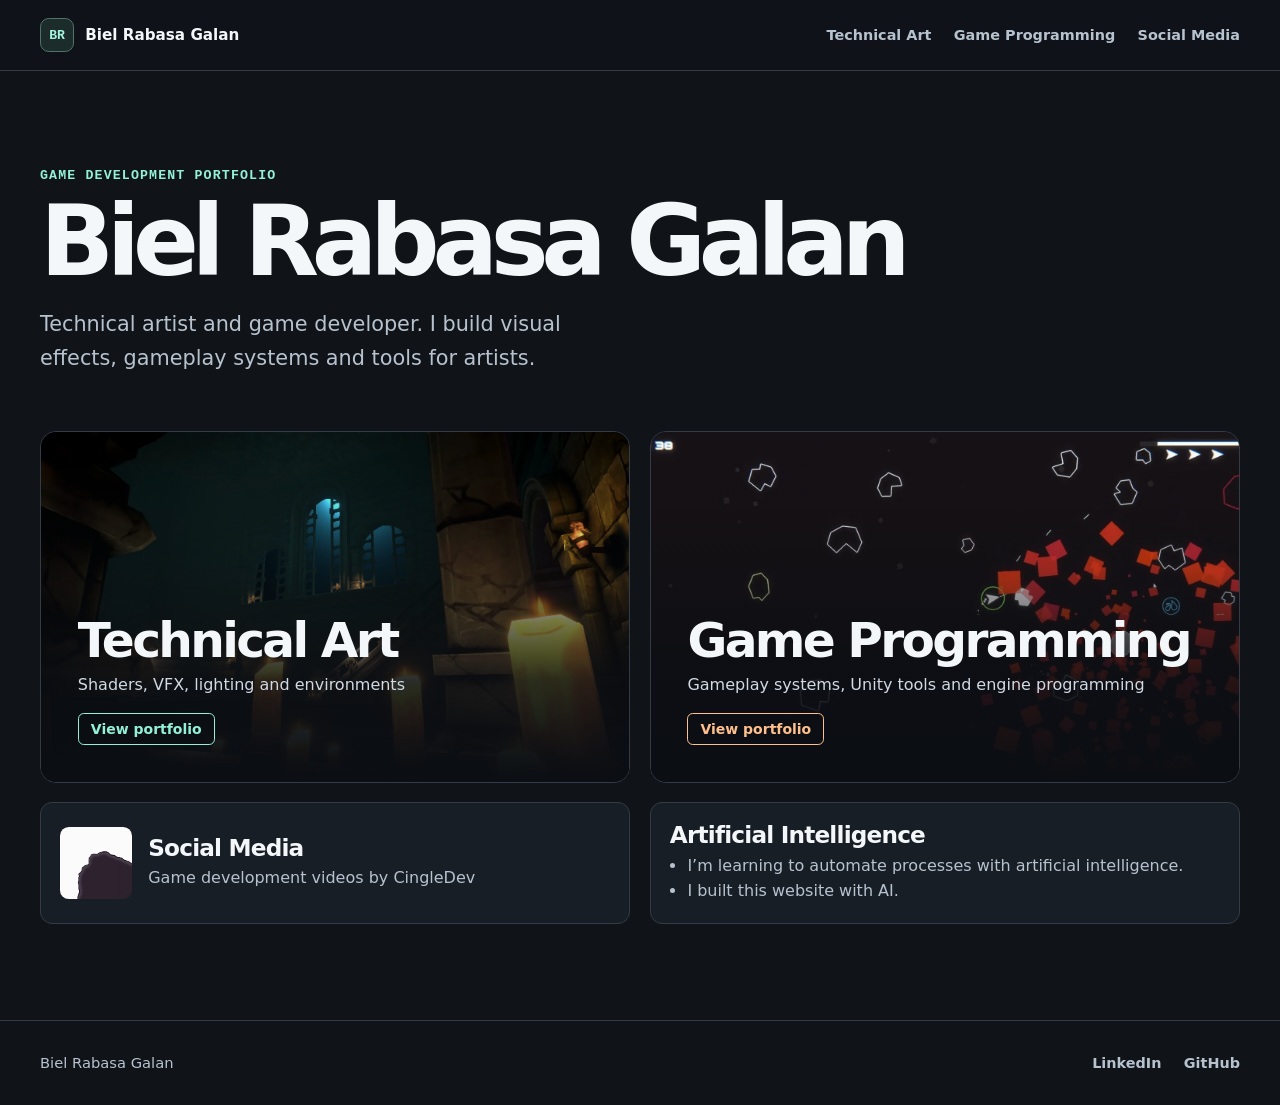
<file: index.html>
<!doctype html>
<html lang="en">
<head>
  <meta charset="utf-8">
  <meta name="viewport" content="width=device-width, initial-scale=1">
  <meta name="description" content="Technical art, Unity gameplay programming and development tools by Biel Rabasa Galan.">
  <meta name="theme-color" content="#101318">
  <title>Biel Rabasa Galan | Game Development Portfolio</title>
  <link rel="icon" href="./assets/icon.svg" type="image/svg+xml">
  <link rel="stylesheet" href="./assets/portfolio.css">
  <script src="./assets/portfolio.js" defer></script>
</head>
<body class="theme-home">
  <a class="skip-link" href="#main">Skip to content</a>
  <header class="site-header">
    <div class="shell site-header-inner">
      <a class="wordmark" href="./"><span class="monogram" aria-hidden="true">BR</span><span>Biel Rabasa Galan</span></a>
      <nav class="primary-nav" aria-label="Portfolio sections">
        <a href="./technical-art/">Technical Art</a>
        <a href="./programming/">Game Programming</a>
        <a href="./social-media/">Social Media</a>
      </nav>
    </div>
  </header>
  <main id="main" class="shell home-main">
    <header class="home-intro">
      <p class="eyebrow">Game Development Portfolio</p>
      <h1>Biel Rabasa Galan</h1>
      <p class="intro-copy">Technical artist and game developer. I build visual effects, gameplay systems and tools for artists.</p>
    </header>
    <div class="track-grid">
      <a class="track-card track-card--art" href="./technical-art/">
        <img src="./assets/media/lighting-1.webp" alt="" fetchpriority="high" decoding="async">
        <div class="track-copy"><h2>Technical Art</h2><p>Shaders, VFX, lighting and environments</p><span class="track-action">View portfolio</span></div>
      </a>
      <a class="track-card track-card--code" href="./programming/">
        <img src="./assets/media/dusteroids-combat.webp" alt="" decoding="async">
        <div class="track-copy"><h2>Game Programming</h2><p>Gameplay systems, Unity tools and engine programming</p><span class="track-action">View portfolio</span></div>
      </a>
    </div>
    <div class="home-more">
      <a href="./social-media/" class="home-extra home-extra--social">
        <img src="./assets/media/cingledev-logo.webp" alt="" width="72" height="72" loading="lazy">
        <div><h2>Social Media</h2><p>Game development videos by CingleDev</p></div>
      </a>
      <section class="home-extra home-extra--ai" id="ai" aria-labelledby="ai-title">
        <h2 id="ai-title">Artificial Intelligence</h2>
        <ul>
          <li>I’m learning to automate processes with artificial intelligence.</li>
          <li>I built this website with AI.</li>
        </ul>
      </section>
    </div>
  </main>
  <footer class="site-footer">
    <div class="shell footer-inner">
      <span>Biel Rabasa Galan</span>
      <nav aria-label="Professional profiles"><a href="https://www.linkedin.com/in/biel-rabasa-galan-0bb636264/">LinkedIn</a><a href="https://github.com/bielrabasa">GitHub</a></nav>
    </div>
  </footer>
  
</body>
</html>
</file>
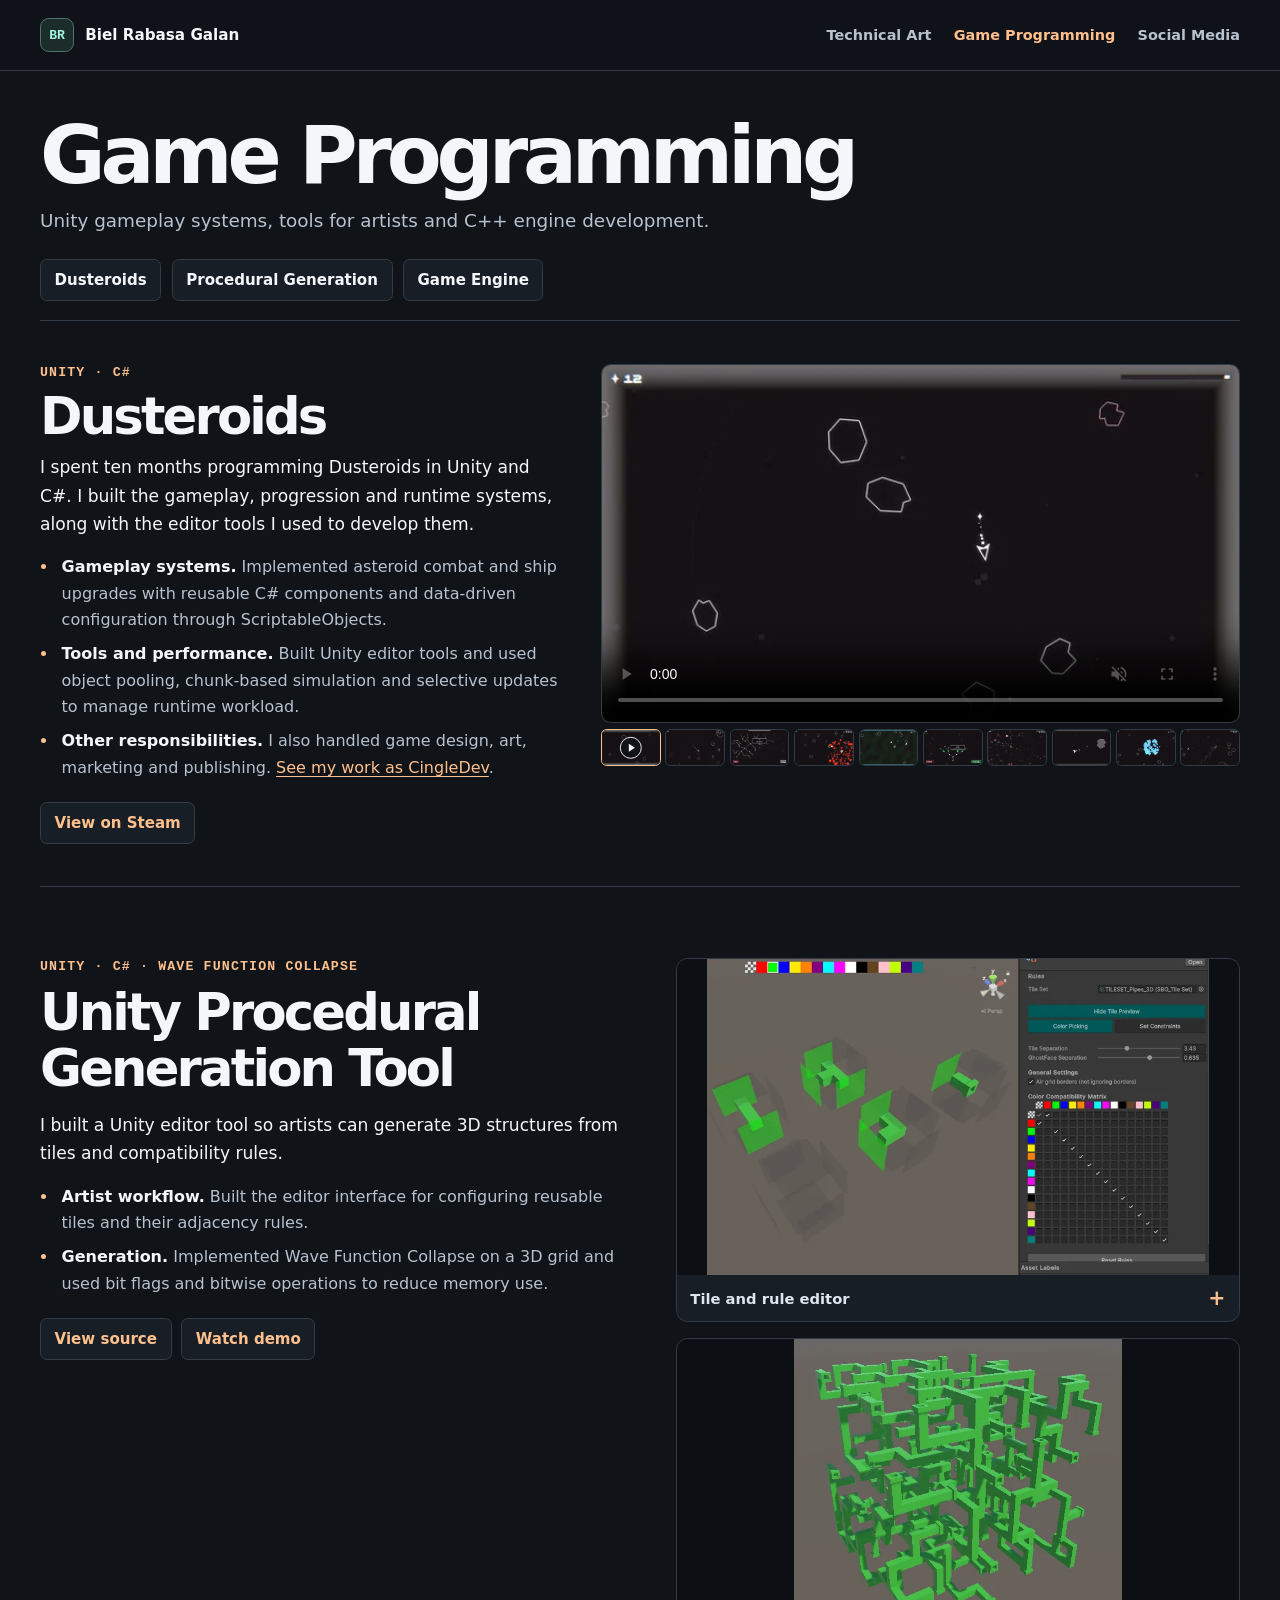
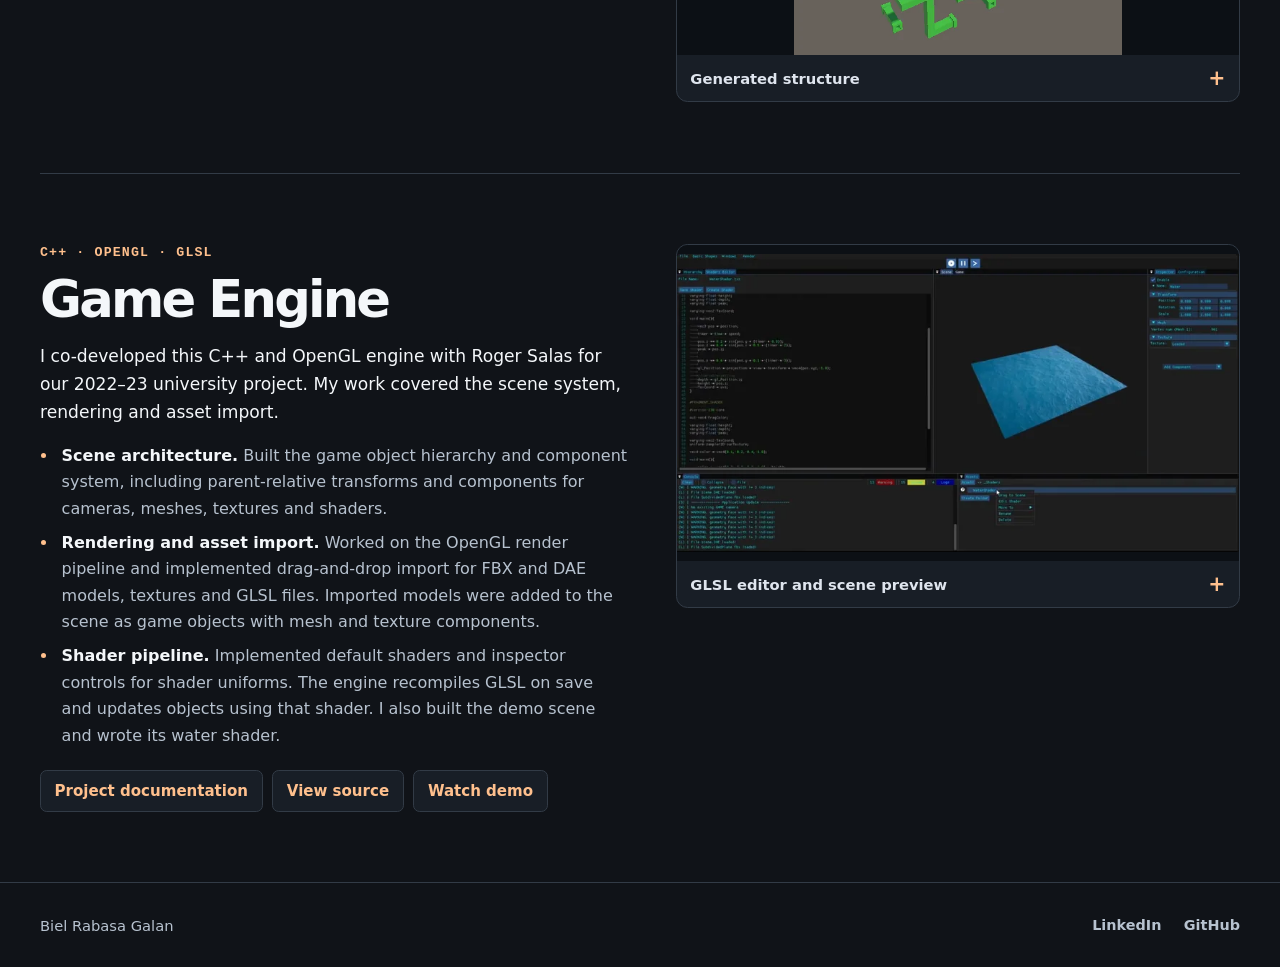
<file: programming/index.html>
<!doctype html>
<html lang="en">
<head>
  <meta charset="utf-8">
  <meta name="viewport" content="width=device-width, initial-scale=1">
  <meta name="description" content="Dusteroids, a Unity procedural generation tool and a C++ game engine. Programming projects by Biel Rabasa Galan.">
  <meta name="theme-color" content="#101318">
  <title>Game Programming | Biel Rabasa Galan</title>
  <link rel="icon" href="../assets/icon.svg" type="image/svg+xml">
  <link rel="stylesheet" href="../assets/portfolio.css">
  <script src="../assets/portfolio.js" defer></script>
</head>
<body class="theme-code">
  <a class="skip-link" href="#main">Skip to content</a>
  <header class="site-header">
    <div class="shell site-header-inner">
      <a class="wordmark" href="../"><span class="monogram" aria-hidden="true">BR</span><span>Biel Rabasa Galan</span></a>
      <nav class="primary-nav" aria-label="Portfolio sections">
        <a href="../technical-art/">Technical Art</a>
        <a href="../programming/" aria-current="page">Game Programming</a>
        <a href="../social-media/">Social Media</a>
      </nav>
    </div>
  </header>
  <main id="main">
    <header class="shell programming-intro">
      <h1>Game Programming</h1>
      <p>Unity gameplay systems, tools for artists and C++ engine development.</p>
    </header>
    <div class="shell">
      <nav class="section-nav" aria-label="Game programming projects">
        <a href="#dusteroids">Dusteroids</a><a href="#procedural-generation">Procedural Generation</a><a href="#seed">Game Engine</a>
      </nav>
      <section id="dusteroids" class="work-section dusteroids-study" aria-labelledby="dusteroids-title">
        <div class="dusteroids-lead">
          <p class="eyebrow">Unity · C#</p>
          <h2 id="dusteroids-title">Dusteroids</h2>
        </div>
        <div class="media-switcher media-switcher--trailer" data-media-switcher>
          <div class="media-stage">
            <video controls autoplay muted playsinline preload="auto" poster="../assets/media/dusteroids-trailer-poster.webp" aria-label="Dusteroids trailer" data-stage-video>
              <source src="../assets/media/dusteroids-trailer.mp4" type="video/mp4">
              <a href="../assets/media/dusteroids-trailer.mp4">Open the Dusteroids trailer</a>
            </video>
            <img class="stage-preview" data-stage-preview alt="" hidden>
          </div>
          <div class="media-thumbnails" role="group" aria-label="Dusteroids trailer and Steam screenshots">
        <button class="trailer-thumbnail" type="button" aria-label="Show Dusteroids trailer" aria-pressed="true" data-preview-trailer>
          <img src="../assets/media/dusteroids-trailer-poster.webp" alt="" decoding="async">
          <span class="thumbnail-play" aria-hidden="true"></span>
        </button>
        <button type="button" aria-label="Show the ship flying among asteroids" aria-pressed="false" data-preview-src="../assets/media/dusteroids-steam-1.webp" data-preview-alt="the ship flying among asteroids">
          <img src="../assets/media/dusteroids-steam-1-thumb.webp" alt="" loading="lazy" decoding="async">
        </button>
        <button type="button" aria-label="Show the ship upgrade tree" aria-pressed="false" data-preview-src="../assets/media/dusteroids-steam-2.webp" data-preview-alt="the ship upgrade tree">
          <img src="../assets/media/dusteroids-steam-2-thumb.webp" alt="" loading="lazy" decoding="async">
        </button>
        <button type="button" aria-label="Show orange asteroid debris" aria-pressed="false" data-preview-src="../assets/media/dusteroids-steam-3.webp" data-preview-alt="orange asteroid debris">
          <img src="../assets/media/dusteroids-steam-3-thumb.webp" alt="" loading="lazy" decoding="async">
        </button>
        <button type="button" aria-label="Show a green asteroid field" aria-pressed="false" data-preview-src="../assets/media/dusteroids-steam-4.webp" data-preview-alt="a green asteroid field">
          <img src="../assets/media/dusteroids-steam-4-thumb.webp" alt="" loading="lazy" decoding="async">
        </button>
        <button type="button" aria-label="Show the prestige constellation" aria-pressed="false" data-preview-src="../assets/media/dusteroids-steam-5.webp" data-preview-alt="the prestige constellation">
          <img src="../assets/media/dusteroids-steam-5-thumb.webp" alt="" loading="lazy" decoding="async">
        </button>
        <button type="button" aria-label="Show a field of projectiles" aria-pressed="false" data-preview-src="../assets/media/dusteroids-steam-6.webp" data-preview-alt="a field of projectiles">
          <img src="../assets/media/dusteroids-steam-6-thumb.webp" alt="" loading="lazy" decoding="async">
        </button>
        <button type="button" aria-label="Show early gameplay" aria-pressed="false" data-preview-src="../assets/media/dusteroids-steam-7.webp" data-preview-alt="early gameplay">
          <img src="../assets/media/dusteroids-steam-7-thumb.webp" alt="" loading="lazy" decoding="async">
        </button>
        <button type="button" aria-label="Show blue asteroid debris" aria-pressed="false" data-preview-src="../assets/media/dusteroids-steam-8.webp" data-preview-alt="blue asteroid debris">
          <img src="../assets/media/dusteroids-steam-8-thumb.webp" alt="" loading="lazy" decoding="async">
        </button>
        <button type="button" aria-label="Show the ship firing in several directions" aria-pressed="false" data-preview-src="../assets/media/dusteroids-steam-9.webp" data-preview-alt="the ship firing in several directions">
          <img src="../assets/media/dusteroids-steam-9-thumb.webp" alt="" loading="lazy" decoding="async">
        </button>
      </div>
        </div>
        <div class="dusteroids-detail">
          <p class="case-intro">I spent ten months programming Dusteroids in Unity and C#. I built the gameplay, progression and runtime systems, along with the editor tools I used to develop them.</p>
          <ul class="case-points">
            <li><strong>Gameplay systems.</strong> Implemented asteroid combat and ship upgrades with reusable C# components and data-driven configuration through ScriptableObjects.</li>
            <li><strong>Tools and performance.</strong> Built Unity editor tools and used object pooling, chunk-based simulation and selective updates to manage runtime workload.</li>
            <li><strong>Other responsibilities.</strong> I also handled game design, art, marketing and publishing. <a class="inline-link" href="../social-media/">See my work as CingleDev</a>.</li>
          </ul>
          <div class="link-row"><a class="project-link" href="https://store.steampowered.com/app/4557250/Dusteroids/">View on Steam</a></div>
        </div>
      </section>
      <section id="procedural-generation" class="work-section case-study" aria-labelledby="tool-title">
        <div class="case-copy">
          <p class="eyebrow">Unity · C# · Wave Function Collapse</p>
          <h2 id="tool-title">Unity Procedural Generation Tool</h2>
          <p class="case-intro">I built a Unity editor tool so artists can generate 3D structures from tiles and compatibility rules.</p>
          <ul class="case-points">
            <li><strong>Artist workflow.</strong> Built the editor interface for configuring reusable tiles and their adjacency rules.</li>
            <li><strong>Generation.</strong> Implemented Wave Function Collapse on a 3D grid and used bit flags and bitwise operations to reduce memory use.</li>
          </ul>
          <div class="link-row"><a class="project-link" href="https://github.com/bielrabasa/Unity_PCG_Tool">View source</a><a class="project-link" href="https://www.youtube.com/watch?v=034uKz9BEFw">Watch demo</a></div>
        </div>
        <div class="case-media" data-gallery>
          <a class="photo-link" href="../assets/media/pcg-editor.webp" data-photo>
  <img src="../assets/media/pcg-editor-thumb.webp" alt="Unity editor showing green tiles and a grid of compatibility options." loading="lazy" decoding="async">
  <span class="photo-label">Tile and rule editor<span aria-hidden="true">+</span></span>
</a>
          <a class="photo-link" href="../assets/media/pcg-result.webp" data-photo>
  <img src="../assets/media/pcg-result-thumb.webp" alt="A large green three-dimensional structure generated from connected tiles." loading="lazy" decoding="async">
  <span class="photo-label">Generated structure<span aria-hidden="true">+</span></span>
</a>
        </div>
      </section>
      <section id="seed" class="work-section case-study" aria-labelledby="seed-title">
        <div class="case-copy">
          <p class="eyebrow">C++ · OpenGL · GLSL</p>
          <h2 id="seed-title">Game Engine</h2>
          <p class="case-intro">I co-developed this C++ and OpenGL engine with Roger Salas for our 2022–23 university project. My work covered the scene system, rendering and asset import.</p>
          <ul class="case-points">
            <li><strong>Scene architecture.</strong> Built the game object hierarchy and component system, including parent-relative transforms and components for cameras, meshes, textures and shaders.</li>
            <li><strong>Rendering and asset import.</strong> Worked on the OpenGL render pipeline and implemented drag-and-drop import for FBX and DAE models, textures and GLSL files. Imported models were added to the scene as game objects with mesh and texture components.</li>
            <li><strong>Shader pipeline.</strong> Implemented default shaders and inspector controls for shader uniforms. The engine recompiles GLSL on save and updates objects using that shader. I also built the demo scene and wrote its water shader.</li>
          </ul>
          <div class="link-row"><a class="project-link" href="https://bielrabasa.github.io/TheSeed_GameEngine/">Project documentation</a><a class="project-link" href="https://github.com/bielrabasa/TheSeed_GameEngine">View source</a><a class="project-link" href="https://www.youtube.com/watch?v=Q3mUnDFT2cs">Watch demo</a></div>
        </div>
        <div class="case-media" data-gallery>
          <a class="photo-link" href="../assets/media/seed-editor.webp" data-photo>
  <img src="../assets/media/seed-editor-thumb.webp" alt="Game engine editor with GLSL source on the left and a water shader preview on the right." loading="lazy" decoding="async">
  <span class="photo-label">GLSL editor and scene preview<span aria-hidden="true">+</span></span>
</a>
        </div>
      </section>
    </div>
  </main>
  <footer class="site-footer">
    <div class="shell footer-inner">
      <span>Biel Rabasa Galan</span>
      <nav aria-label="Professional profiles"><a href="https://www.linkedin.com/in/biel-rabasa-galan-0bb636264/">LinkedIn</a><a href="https://github.com/bielrabasa">GitHub</a></nav>
    </div>
  </footer>
  <dialog class="photo-dialog" aria-labelledby="photo-caption">
    <div class="dialog-toolbar">
      <p id="photo-caption"></p>
      <form method="dialog"><button class="dialog-button" type="submit" autofocus>Close</button></form>
    </div>
    <img class="dialog-image" alt="">
    <div class="dialog-controls">
      <button class="dialog-button" type="button" data-previous>Previous</button>
      <span data-count aria-live="polite"></span>
      <button class="dialog-button" type="button" data-next>Next</button>
    </div>
  </dialog>
</body>
</html>
</file>
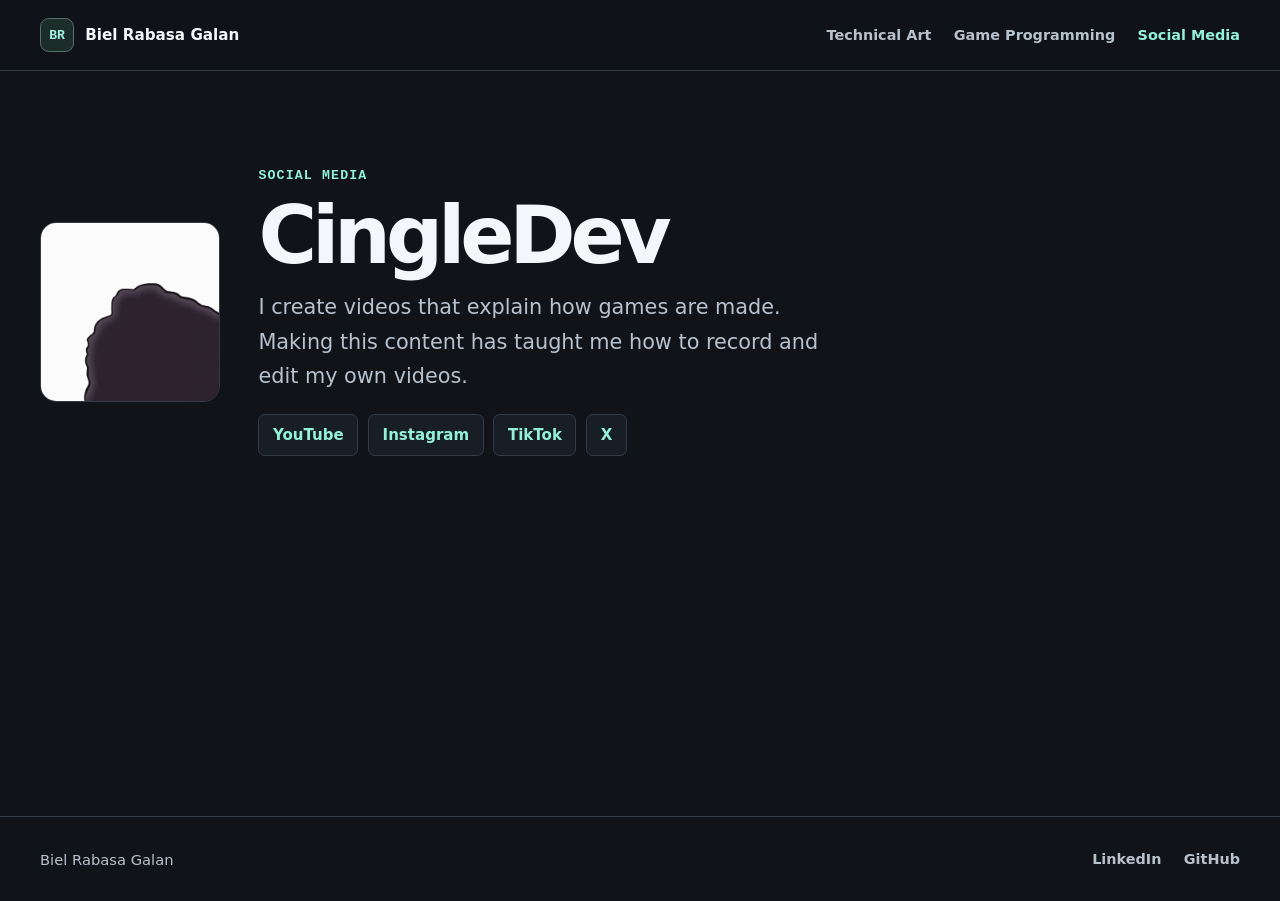
<file: social-media/index.html>
<!doctype html>
<html lang="en">
<head>
  <meta charset="utf-8">
  <meta name="viewport" content="width=device-width, initial-scale=1">
  <meta name="description" content="Game development videos by Biel Rabasa Galan, also known as CingleDev.">
  <meta name="theme-color" content="#101318">
  <title>Social Media | Biel Rabasa Galan</title>
  <link rel="icon" href="../assets/icon.svg" type="image/svg+xml">
  <link rel="stylesheet" href="../assets/portfolio.css">
</head>
<body class="theme-social">
  <a class="skip-link" href="#main">Skip to content</a>
  <header class="site-header">
    <div class="shell site-header-inner">
      <a class="wordmark" href="../"><span class="monogram" aria-hidden="true">BR</span><span>Biel Rabasa Galan</span></a>
      <nav class="primary-nav" aria-label="Portfolio sections">
        <a href="../technical-art/">Technical Art</a>
        <a href="../programming/">Game Programming</a>
        <a href="../social-media/" aria-current="page">Social Media</a>
      </nav>
    </div>
  </header>
  <main id="main" class="shell social-main">
    <section class="social-profile" aria-labelledby="cingledev-title">
      <img class="creator-logo" src="../assets/media/cingledev-logo.webp" alt="CingleDev logo" width="180" height="180">
      <div>
        <p class="eyebrow">Social Media</p>
        <h1 id="cingledev-title">CingleDev</h1>
        <p class="intro-copy">I create videos that explain how games are made. Making this content has taught me how to record and edit my own videos.</p>
        <nav class="link-row" aria-label="CingleDev channels">
          <a class="project-link" href="https://www.youtube.com/@cingledev">YouTube</a>
          <a class="project-link" href="https://www.instagram.com/cingledev">Instagram</a>
          <a class="project-link" href="https://www.tiktok.com/@cingledev">TikTok</a>
          <a class="project-link" href="https://x.com/cingledev">X</a>
        </nav>
      </div>
    </section>
  </main>
  <footer class="site-footer">
    <div class="shell footer-inner">
      <span>Biel Rabasa Galan</span>
      <nav aria-label="Professional profiles"><a href="https://www.linkedin.com/in/biel-rabasa-galan-0bb636264/">LinkedIn</a><a href="https://github.com/bielrabasa">GitHub</a></nav>
    </div>
  </footer>
</body>
</html>
</file>
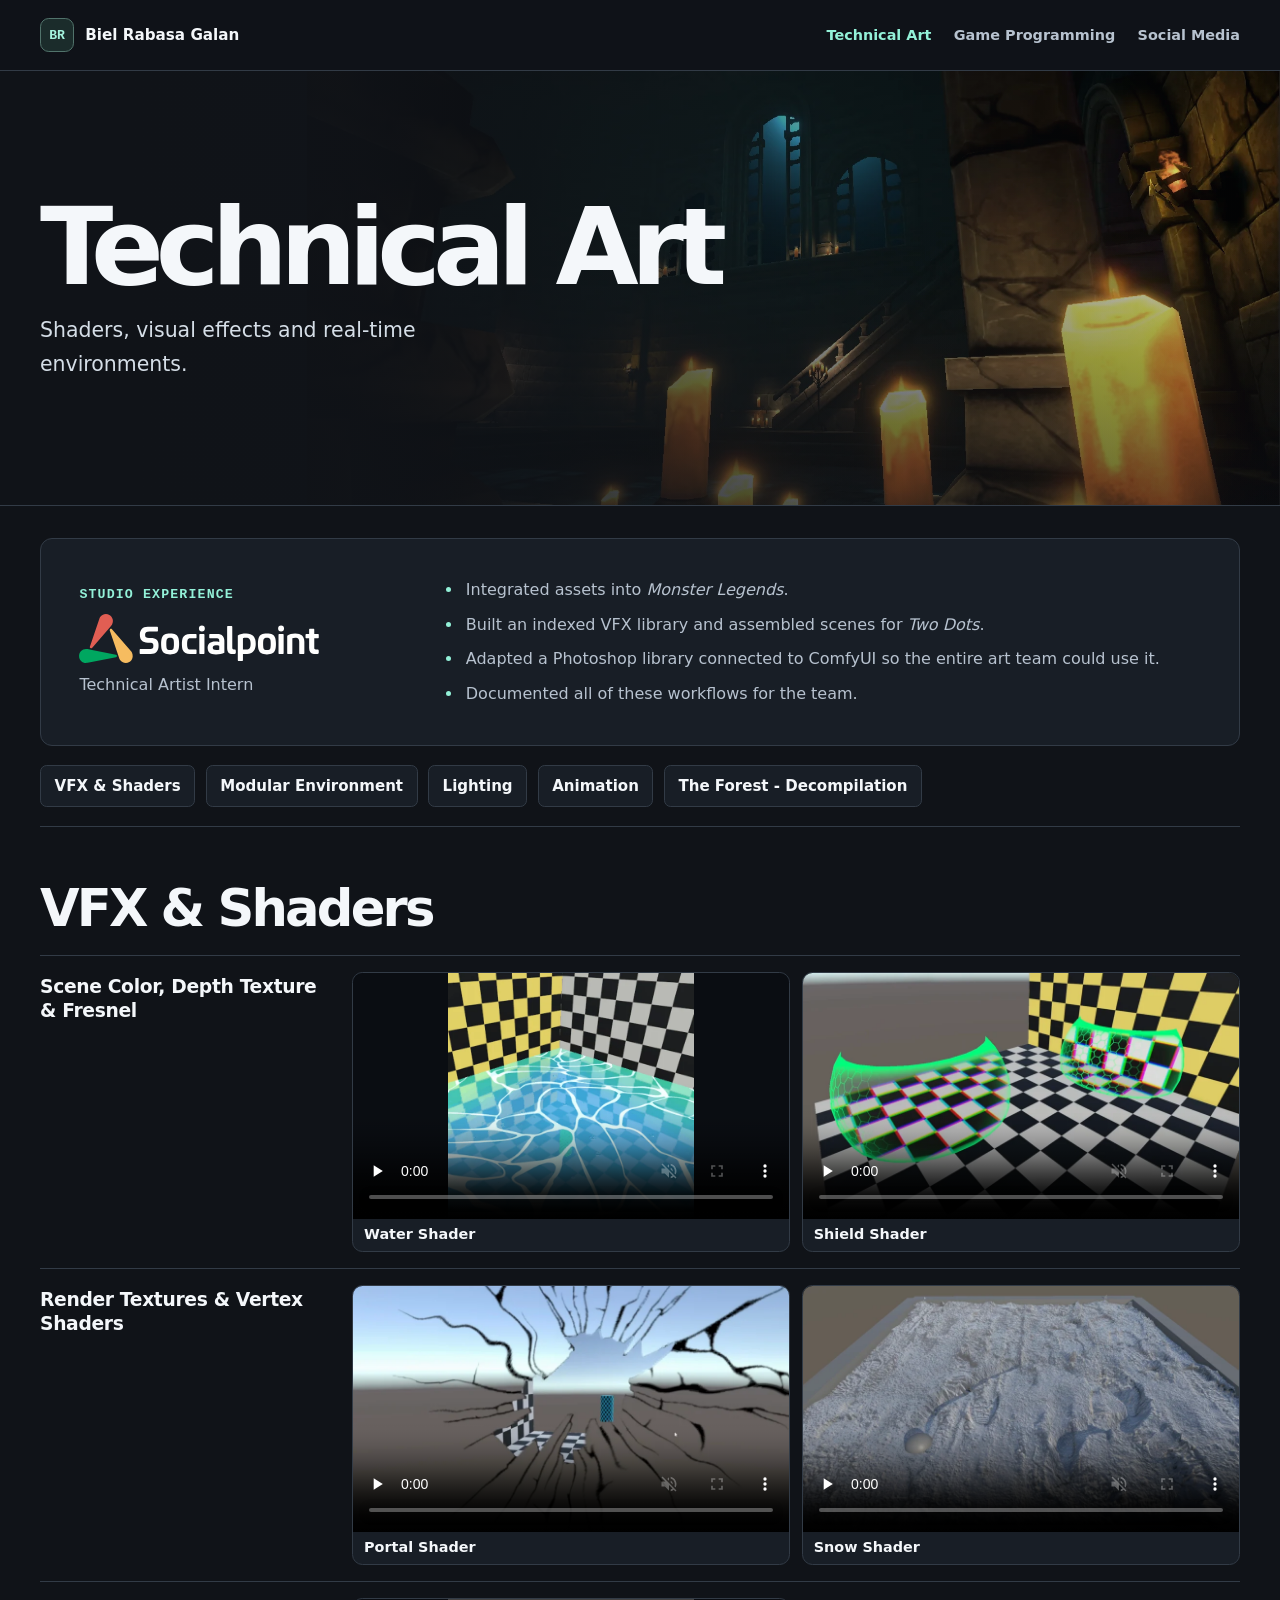
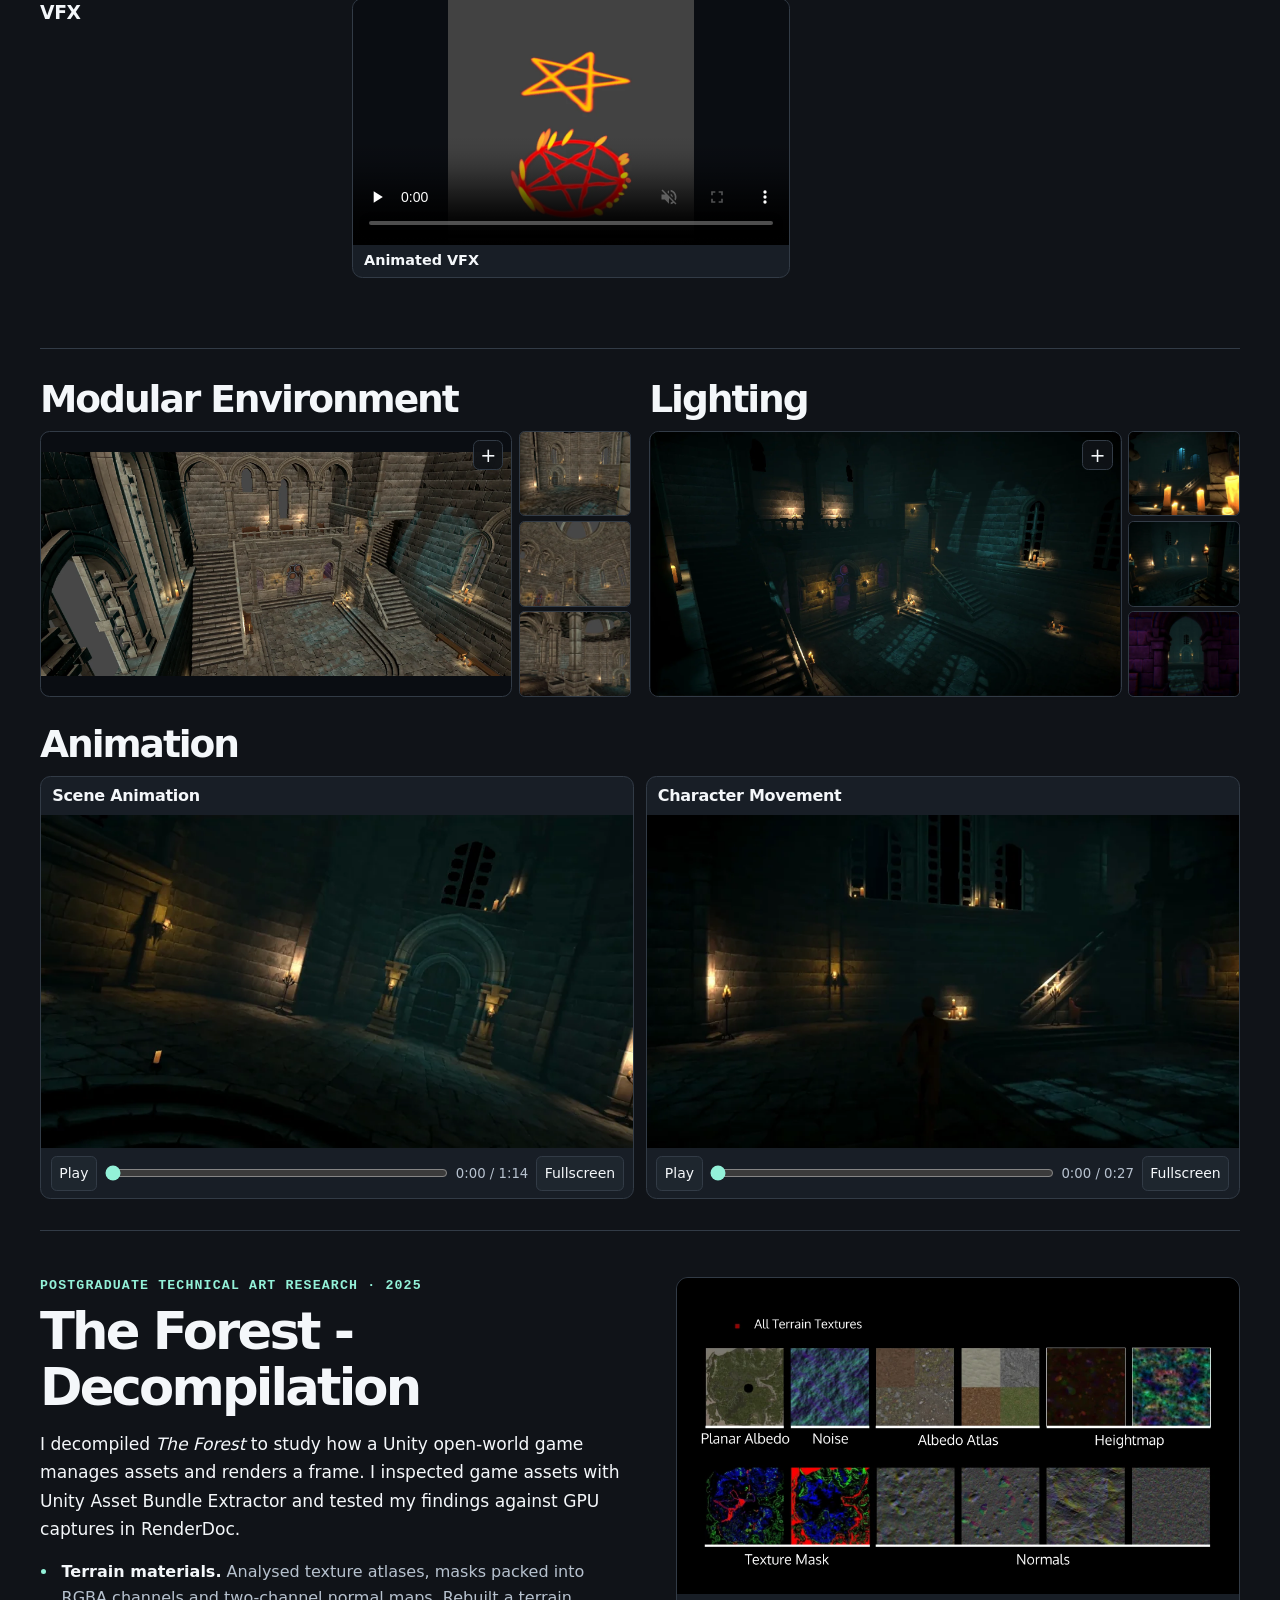
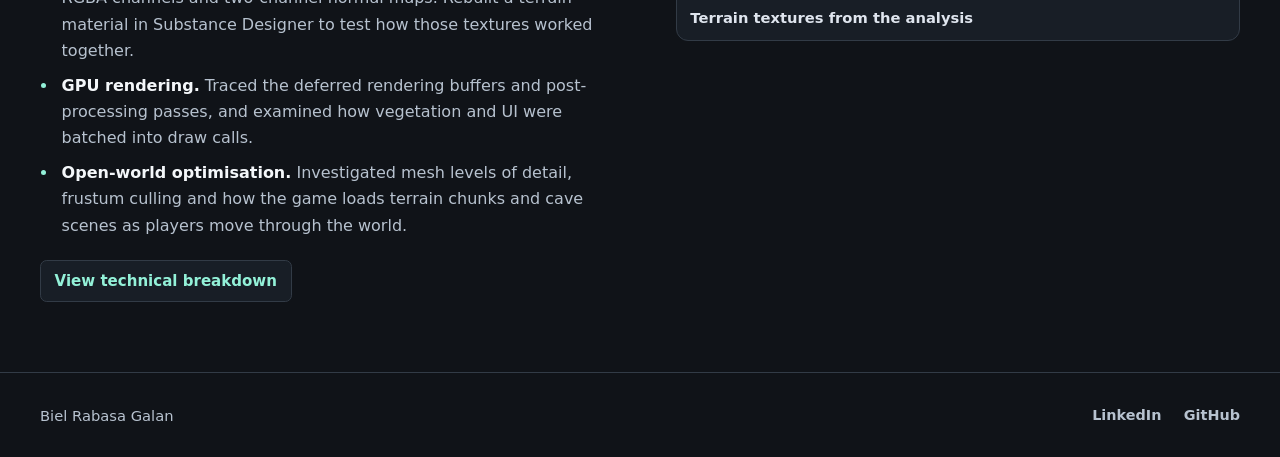
<file: technical-art/index.html>
<!doctype html>
<html lang="en">
<head>
  <meta charset="utf-8">
  <meta name="viewport" content="width=device-width, initial-scale=1">
  <meta name="description" content="Shaders, VFX, lighting, modular environments, animation and technical art research by Biel Rabasa Galan.">
  <meta name="theme-color" content="#101318">
  <title>Technical Art | Biel Rabasa Galan</title>
  <link rel="icon" href="../assets/icon.svg" type="image/svg+xml">
  <link rel="stylesheet" href="../assets/portfolio.css">
  <script src="../assets/portfolio.js" defer></script>
</head>
<body class="theme-art">
  <a class="skip-link" href="#main">Skip to content</a>
  <header class="site-header">
    <div class="shell site-header-inner">
      <a class="wordmark" href="../"><span class="monogram" aria-hidden="true">BR</span><span>Biel Rabasa Galan</span></a>
      <nav class="primary-nav" aria-label="Portfolio sections">
        <a href="../technical-art/" aria-current="page">Technical Art</a>
        <a href="../programming/">Game Programming</a>
        <a href="../social-media/">Social Media</a>
      </nav>
    </div>
  </header>
  <main id="main">
    <header class="track-hero track-hero--art">
      <img class="hero-art" src="../assets/media/lighting-1.webp" alt="" fetchpriority="high" decoding="async">
      <div class="shell hero-inner"><div>
        <h1>Technical Art</h1>
        <p>Shaders, visual effects and real-time environments.</p>
      </div></div>
    </header>
    <div class="shell">
      <section id="studio-experience" class="experience-note" aria-labelledby="studio-title">
        <div>
          <p class="eyebrow">Studio Experience</p>
          <h2 id="studio-title"><img src="../assets/media/socialpoint-logo.svg" alt="Socialpoint" width="1093" height="221" decoding="async"></h2>
          <p class="studio-role">Technical Artist Intern</p>
        </div>
        <ul class="case-points">
          <li>Integrated assets into <i>Monster Legends</i>.</li>
          <li>Built an indexed VFX library and assembled scenes for <i>Two Dots</i>.</li>
          <li>Adapted a Photoshop library connected to ComfyUI so the entire art team could use it.</li>
          <li>Documented all of these workflows for the team.</li>
        </ul>
      </section>
      <nav class="section-nav" aria-label="Technical art projects">
        <a href="#vfx">VFX &amp; Shaders</a><a href="#environments">Modular Environment</a><a href="#lighting">Lighting</a><a href="#animation">Animation</a><a href="#the-forest">The Forest - Decompilation</a>
      </nav>
      <section id="vfx" class="work-section shader-work" aria-labelledby="vfx-title">
        <h2 id="vfx-title">VFX &amp; Shaders</h2>
        <section class="shader-group">
          <h3>Scene Color, Depth Texture &amp; Fresnel</h3>
          <div class="shader-clips">
          <article class="shader-clip" data-hover-preview>
            <video controls muted loop playsinline preload="none" poster="../assets/media/water-poster.webp" aria-label="Water Shader">
              <source src="../assets/media/water.mp4" type="video/mp4">
              <a href="../assets/media/water.mp4">Open Water Shader video</a>
            </video>
            <h4>Water Shader</h4>
          </article>
          <article class="shader-clip" data-hover-preview>
            <video controls muted loop playsinline preload="none" poster="../assets/media/shield-poster.webp" aria-label="Shield Shader">
              <source src="../assets/media/shield.mp4" type="video/mp4">
              <a href="../assets/media/shield.mp4">Open Shield Shader video</a>
            </video>
            <h4>Shield Shader</h4>
          </article>
          </div>
        </section>
        <section class="shader-group">
          <h3>Render Textures &amp; Vertex Shaders</h3>
          <div class="shader-clips">
          <article class="shader-clip" data-hover-preview>
            <video controls muted loop playsinline preload="none" poster="../assets/media/portal-poster.webp" aria-label="Portal Shader">
              <source src="../assets/media/portal.mp4" type="video/mp4">
              <a href="../assets/media/portal.mp4">Open Portal Shader video</a>
            </video>
            <h4>Portal Shader</h4>
          </article>
          <article class="shader-clip" data-hover-preview>
            <video controls muted loop playsinline preload="none" poster="../assets/media/snow-poster.webp" aria-label="Snow Shader">
              <source src="../assets/media/snow.mp4" type="video/mp4">
              <a href="../assets/media/snow.mp4">Open Snow Shader video</a>
            </video>
            <h4>Snow Shader</h4>
          </article>
          </div>
        </section>
        <section class="shader-group">
          <h3>VFX</h3>
          <div class="shader-clips">
          <article class="shader-clip" data-hover-preview>
            <video controls muted loop playsinline preload="none" poster="../assets/media/animated-vfx-poster.webp" aria-label="Animated VFX">
              <source src="../assets/media/animated-vfx.mp4" type="video/mp4">
              <a href="../assets/media/animated-vfx.mp4">Open Animated VFX video</a>
            </video>
            <h4>Animated VFX</h4>
          </article>
          </div>
        </section>
      </section>
      <div class="studio-sequence">
        <section id="environments" class="sequence-work" aria-labelledby="environments-title">
        <h2 id="environments-title">Modular Environment</h2>
        <div class="media-switcher media-switcher--stills" data-media-switcher>
          <button class="media-stage media-stage--collection" type="button" aria-label="View all Modular Environment images" aria-haspopup="dialog" data-open-collection="Modular Environment">
            <img src="../assets/media/environment-2.webp" alt="the modular stone hall and staircases from above" loading="lazy" decoding="async" data-featured-image>
            <img class="stage-preview" data-stage-preview alt="" hidden>
            <span class="collection-icon" aria-hidden="true">+</span>
          </button>
          <div class="media-thumbnails" role="group" aria-label="Modular Environment views">
        <button type="button" aria-label="Show the modular hall from the balcony" aria-pressed="false" data-preview-src="../assets/media/environment-1.webp" data-preview-alt="the modular hall from the balcony">
          <img src="../assets/media/environment-1-thumb.webp" alt="" loading="lazy" decoding="async">
        </button>
        <button type="button" aria-label="Show the upper arches and ceiling" aria-pressed="false" data-preview-src="../assets/media/environment-3.webp" data-preview-alt="the upper arches and ceiling">
          <img src="../assets/media/environment-3-thumb.webp" alt="" loading="lazy" decoding="async">
        </button>
        <button type="button" aria-label="Show the columns and passageways" aria-pressed="false" data-preview-src="../assets/media/environment-4.webp" data-preview-alt="the columns and passageways">
          <img src="../assets/media/environment-4-thumb.webp" alt="" loading="lazy" decoding="async">
        </button>
      </div>
        </div>
      </section>
        <section id="lighting" class="sequence-work" aria-labelledby="lighting-title">
        <h2 id="lighting-title">Lighting</h2>
        <div class="media-switcher media-switcher--stills" data-media-switcher>
          <button class="media-stage media-stage--collection" type="button" aria-label="View all Lighting images" aria-haspopup="dialog" data-open-collection="Lighting">
            <img src="../assets/media/lighting-5.webp" alt="the candlelit hall and blue window light from above" loading="lazy" decoding="async" data-featured-image>
            <img class="stage-preview" data-stage-preview alt="" hidden>
            <span class="collection-icon" aria-hidden="true">+</span>
          </button>
          <div class="media-thumbnails" role="group" aria-label="Lighting views">
        <button type="button" aria-label="Show the candlelit staircase" aria-pressed="false" data-preview-src="../assets/media/lighting-1.webp" data-preview-alt="the candlelit staircase">
          <img src="../assets/media/lighting-1-thumb.webp" alt="" loading="lazy" decoding="async">
        </button>
        <button type="button" aria-label="Show the warm lights across the main hall" aria-pressed="false" data-preview-src="../assets/media/lighting-2.webp" data-preview-alt="the warm lights across the main hall">
          <img src="../assets/media/lighting-2-thumb.webp" alt="" loading="lazy" decoding="async">
        </button>
        <button type="button" aria-label="Show the purple archway and blue corridor" aria-pressed="false" data-preview-src="../assets/media/lighting-4.webp" data-preview-alt="the purple archway and blue corridor">
          <img src="../assets/media/lighting-4-thumb.webp" alt="" loading="lazy" decoding="async">
        </button>
      </div>
        </div>
      </section>
        <section id="animation" class="sequence-work sequence-animation" aria-labelledby="animation-title">
          <h2 id="animation-title">Animation</h2>
          <div class="animation-grid">
            <article class="animation-clip">
          <h3>Scene Animation</h3>
          <video controls muted playsinline preload="metadata" poster="../assets/media/scene-walkthrough-poster.webp" aria-label="Scene Animation" data-scrubbable>
            <source src="../assets/media/scene-walkthrough.mp4" type="video/mp4">
            <a href="../assets/media/scene-walkthrough.mp4">Open Scene Animation video</a>
          </video>
          <div class="video-toolbar" hidden>
            <button class="video-button" type="button" data-play>Play</button>
            <input type="range" min="0" max="74.43" step="0.1" value="0" aria-label="Seek Scene Animation">
            <span class="video-time" data-time aria-hidden="true"></span>
            <button class="video-button" type="button" data-fullscreen>Fullscreen</button>
          </div>
          <p class="video-status" role="status" hidden></p>
        </article>
            <article class="animation-clip">
          <h3>Character Movement</h3>
          <video controls muted playsinline preload="metadata" poster="../assets/media/character-movement-poster.webp" aria-label="Character Movement" data-scrubbable>
            <source src="../assets/media/character-movement.mp4" type="video/mp4">
            <a href="../assets/media/character-movement.mp4">Open Character Movement video</a>
          </video>
          <div class="video-toolbar" hidden>
            <button class="video-button" type="button" data-play>Play</button>
            <input type="range" min="0" max="27.14" step="0.1" value="0" aria-label="Seek Character Movement">
            <span class="video-time" data-time aria-hidden="true"></span>
            <button class="video-button" type="button" data-fullscreen>Fullscreen</button>
          </div>
          <p class="video-status" role="status" hidden></p>
        </article>
          </div>
        </section>
      </div>
      <section id="the-forest" class="work-section case-study forest-study" aria-labelledby="forest-title">
        <div class="case-copy">
          <p class="eyebrow">Postgraduate Technical Art Research · 2025</p>
          <h2 id="forest-title">The Forest - Decompilation</h2>
          <p class="case-intro">I decompiled <i>The Forest</i> to study how a Unity open-world game manages assets and renders a frame. I inspected game assets with Unity Asset Bundle Extractor and tested my findings against GPU captures in RenderDoc.</p>
          <ul class="case-points">
            <li><strong>Terrain materials.</strong> Analysed texture atlases, masks packed into RGBA channels and two-channel normal maps. Rebuilt a terrain material in Substance Designer to test how those textures worked together.</li>
            <li><strong>GPU rendering.</strong> Traced the deferred rendering buffers and post-processing passes, and examined how vegetation and UI were batched into draw calls.</li>
            <li><strong>Open-world optimisation.</strong> Investigated mesh levels of detail, frustum culling and how the game loads terrain chunks and cave scenes as players move through the world.</li>
          </ul>
          <div class="link-row">
            <a class="project-link" href="https://docs.google.com/presentation/d/13wCD5LNcSH9Dw0JgxJEg5vHXh2xr3Jv2c5tGxpVm7PI/edit?usp=sharing">View technical breakdown</a>
          </div>
        </div>
        <figure class="media-card research-figure">
          <img src="../assets/media/the-forest-terrain.webp" alt="Terrain texture breakdown from the analysis, including colour atlases, channel masks, heightmaps and normal maps." width="960" height="540" loading="lazy" decoding="async">
          <figcaption class="photo-label">Terrain textures from the analysis</figcaption>
        </figure>
      </section>
    </div>
  </main>
  <footer class="site-footer">
    <div class="shell footer-inner">
      <span>Biel Rabasa Galan</span>
      <nav aria-label="Professional profiles"><a href="https://www.linkedin.com/in/biel-rabasa-galan-0bb636264/">LinkedIn</a><a href="https://github.com/bielrabasa">GitHub</a></nav>
    </div>
  </footer>
  <dialog class="photo-dialog collection-dialog" aria-labelledby="collection-title" data-collection-dialog>
    <div class="dialog-toolbar">
      <h2 id="collection-title"></h2>
      <form method="dialog"><button class="dialog-button" type="submit" autofocus>Close</button></form>
    </div>
    <div class="collection-grid" data-collection-images></div>
  </dialog>
</body>
</html>
</file>
<file: assets/portfolio.css>
:root {
  color-scheme: dark;
  --background: #101318;
  --panel: #181e26;
  --panel-raised: #1e262e;
  --line: #323b46;
  --text: #f4f7fa;
  --muted: #b7c2cf;
  --accent: #93f1d8;
  --warm: #ffc08d;
  --content: 1200px;
  font-family: Inter, "Segoe UI Variable", "Segoe UI", system-ui, sans-serif;
}

* { box-sizing: border-box; }
body { margin: 0; color: var(--text); background: var(--background); }
.theme-code { --accent: var(--warm); }
img, video { display: block; max-width: 100%; }
a { color: inherit; }
button { font: inherit; }
p { margin: 0; line-height: 1.65; }
h1, h2, h3 { margin: 0; line-height: 1.08; }
h2 { font-size: clamp(2rem, 4vw, 3.25rem); letter-spacing: -.055em; }
h3 { font-size: 1.17rem; letter-spacing: -.018em; }
:focus-visible { outline: 3px solid var(--accent); outline-offset: 5px; }
section[id] { scroll-margin-top: 6rem; }
.shell { width: min(var(--content), calc(100% - 4rem)); margin-inline: auto; }

.skip-link {
  position: fixed;
  z-index: 5;
  top: .5rem;
  left: .5rem;
  padding: .75rem 1rem;
  transform: translateY(-180%);
  color: var(--background);
  background: var(--accent);
  border-radius: .4rem;
}
.skip-link:focus { transform: none; }

.site-header {
  position: sticky;
  z-index: 3;
  top: 0;
  border-bottom: 1px solid var(--line);
  background: #101318f5;
}
.site-header-inner {
  min-height: 70px;
  display: flex;
  align-items: center;
  justify-content: space-between;
  gap: .8rem 1.75rem;
}
.wordmark {
  display: inline-flex;
  align-items: center;
  gap: .7rem;
  font-size: .95rem;
  font-weight: 650;
  text-decoration: none;
}
.monogram {
  display: grid;
  width: 34px;
  height: 34px;
  place-content: center;
  border: 1px solid #51736b;
  border-radius: .55rem;
  color: #a4f4de;
  background: #1b2c2b;
  font: 700 .82rem ui-monospace, "Cascadia Code", monospace;
}
.primary-nav, .site-footer nav { display: flex; align-items: center; gap: 1.4rem; }
.primary-nav a, .site-footer a {
  padding-block: .55rem;
  color: var(--muted);
  font-size: .9rem;
  font-weight: 550;
  text-decoration: none;
}
.primary-nav a:hover, .site-footer a:hover { color: var(--text); text-decoration: underline; }
.primary-nav a[aria-current] { color: var(--accent); }

.eyebrow {
  color: var(--accent);
  font: 650 .83rem/1.4 ui-monospace, "Cascadia Code", monospace;
  letter-spacing: .085em;
  text-transform: uppercase;
}
.home-main { min-height: calc(100svh - 155px); padding-block: clamp(3rem, 8vw, 6rem); }
.home-intro { margin-bottom: clamp(2rem, 5vw, 3.5rem); }
.home-intro h1 {
  margin-top: .5rem;
  font-size: clamp(3.1rem, 7.6vw, 7.2rem);
  line-height: .98;
  letter-spacing: -.075em;
}
.intro-copy {
  margin-top: 1.1rem;
  max-width: 36rem;
  color: var(--muted);
  font-size: clamp(1.02rem, 2vw, 1.3rem);
}
.track-grid { display: grid; grid-template-columns: 1fr 1fr; gap: 1.2rem; }
.track-card {
  display: grid;
  position: relative;
  isolation: isolate;
  align-items: end;
  min-height: 275px;
  aspect-ratio: 1.68;
  overflow: hidden;
  border: 1px solid var(--line);
  border-radius: 1rem;
  background: var(--panel);
  text-decoration: none;
  transition: border-color .2s;
}
.track-card--code { --accent: var(--warm); }
.track-card img, .track-card::after { position: absolute; inset: 0; width: 100%; height: 100%; }
.track-card img { z-index: -2; object-fit: cover; object-position: center 54%; transition: transform .35s ease; }
.track-card::after {
  z-index: -1;
  content: "";
  background: linear-gradient(0deg, #0b0e13 1%, #0b0e13de 29%, #0b0e1344 62%, transparent 95%);
}
.track-card:hover { border-color: var(--accent); }
.track-card:hover img { transform: scale(1.04); }
.track-copy { padding: clamp(1.3rem, 3.2vw, 2.3rem); }
.track-copy h2 { font-size: clamp(1.8rem, 3.8vw, 3.2rem); }
.track-copy p { margin-top: .36rem; color: #d1d9e3; }
.track-action {
  display: inline-flex;
  margin-top: .9rem;
  padding: .44rem .75rem;
  border: 1px solid currentColor;
  border-radius: .36rem;
  color: var(--accent);
  font-size: .875rem;
  font-weight: 650;
}

.track-hero {
  display: grid;
  position: relative;
  isolation: isolate;
  min-height: clamp(300px, 35vw, 435px);
  overflow: hidden;
  align-items: center;
  background: #10171e;
  border-bottom: 1px solid var(--line);
}
.track-hero--code { background: #151116; }
.hero-art {
  position: absolute;
  z-index: -2;
  inset: 0 0 0 auto;
  width: 76%;
  height: 100%;
  object-fit: cover;
  object-position: 50% 54%;
}
.track-hero::after {
  position: absolute;
  z-index: -1;
  inset: 0;
  content: "";
  background: linear-gradient(90deg, #101318 10%, #101318ec 28%, #1013186b 63%, #10131824),
    linear-gradient(0deg, #10131887, transparent 65%);
}
.hero-inner { padding-block: 3.4rem; }
.hero-inner h1 {
  max-width: 13ch;
  font-size: clamp(3.15rem, 8.4vw, 7.4rem);
  letter-spacing: -.075em;
  line-height: .96;
}
.hero-inner p {
  margin-top: 1rem;
  max-width: 28rem;
  font-size: clamp(1.05rem, 2vw, 1.28rem);
  color: #d5dee7;
}
.section-nav {
  display: flex;
  gap: .65rem;
  align-items: center;
  flex-wrap: wrap;
  padding: 1.15rem 0 1.2rem;
  border-bottom: 1px solid var(--line);
}
.section-nav a, .project-link {
  display: inline-flex;
  align-items: center;
  justify-content: center;
  min-height: 42px;
  padding: .5rem .85rem;
  border: 1px solid var(--line);
  border-radius: .42rem;
  color: var(--text);
  background: var(--panel);
  font-size: .94rem;
  font-weight: 550;
  text-decoration: none;
}
.section-nav a:hover, .project-link:hover { color: var(--accent); border-color: var(--accent); }
.work-section { padding-block: clamp(2.45rem, 5.5vw, 4.7rem); border-bottom: 1px solid var(--line); }
.section-copy { max-width: 45rem; margin-top: .8rem; color: var(--muted); }
.media-grid, .photo-grid, .case-media { display: grid; gap: 1rem; }
.media-grid { grid-template-columns: repeat(3, minmax(0, 1fr)); margin-top: 1.4rem; }
.media-grid--two, .photo-grid { grid-template-columns: repeat(2, minmax(0, 1fr)); }
.photo-grid { margin-top: 1.4rem; }

.media-card {
  min-width: 0;
  overflow: hidden;
  border: 1px solid var(--line);
  border-radius: .75rem;
  background: var(--panel);
}
.clip {
  width: 100%;
  aspect-ratio: 16 / 10;
  object-fit: contain;
  background: #0c1015;
  border-bottom: 1px solid var(--line);
}
.clip--square { background: #10171d; }
.media-copy { padding: 1rem 1.15rem 1.2rem; }
.media-copy p { margin-top: .45rem; color: var(--muted); font-size: .98rem; }

.photo-link {
  display: grid;
  align-content: start;
  min-width: 0;
  overflow: hidden;
  border: 1px solid var(--line);
  border-radius: .72rem;
  background: var(--panel);
  text-decoration: none;
}
.photo-link:hover { border-color: var(--accent); }
.photo-link img {
  width: 100%;
  aspect-ratio: 16 / 9;
  object-fit: cover;
  background: #0c1015;
}
.photo-label {
  display: flex;
  min-height: 46px;
  padding: .55rem .85rem;
  align-items: center;
  justify-content: space-between;
  gap: .5rem;
  color: #dfe5ee;
  font-size: .92rem;
  font-weight: 550;
}
.photo-label span { color: var(--accent); font-size: 1.28rem; line-height: 1; }

.experience-note {
  display: grid;
  grid-template-columns: minmax(190px, .66fr) 1.5fr;
  gap: 1.25rem 2rem;
  margin-block: clamp(1.25rem, 3vw, 2rem) 0;
  padding: clamp(1.25rem, 4vw, 2.4rem);
  align-items: center;
  background: var(--panel);
  border: 1px solid var(--line);
  border-radius: .75rem;
}
.experience-note h2 { margin-top: .6rem; max-width: 15rem; }
.experience-note h2 img { width: 100%; height: auto; }
.studio-role { margin-top: .55rem; color: var(--muted); }
.experience-note .case-points { margin-top: 0; }
.case-study { display: grid; grid-template-columns: minmax(0, 1fr) minmax(0, .96fr); gap: 1.7rem 3rem; align-items: start; }
.case-study:last-child { border-bottom: 0; }
.case-copy h2 { margin-top: .55rem; }
.case-intro { margin-top: .95rem; font-size: 1.07rem; color: var(--text); }
.case-points { margin: 1rem 0 0; padding-left: 1.15rem; line-height: 1.65; color: var(--muted); }
.case-points li { padding-left: .2rem; }
.case-points li + li { margin-top: .5rem; }
.case-points li::marker { color: var(--accent); }
.case-points strong { color: var(--text); }
.link-row { display: flex; flex-wrap: wrap; gap: .6rem; margin-top: 1.3rem; }
.project-link { color: var(--accent); }
.case-media img { object-fit: contain; }
.forest-study { padding-top: clamp(1.65rem, 3.6vw, 3rem); }
.research-figure { margin: 0; }
.research-figure img { width: 100%; height: auto; }

.site-footer { border-top: 1px solid var(--line); }
.footer-inner {
  min-height: 84px;
  display: flex;
  flex-wrap: wrap;
  gap: .5rem 1.5rem;
  align-items: center;
  justify-content: space-between;
  padding-block: 1rem;
  color: var(--muted);
  font-size: .92rem;
}

.photo-dialog {
  position: fixed;
  width: min(1100px, calc(100% - 2rem));
  max-height: calc(100% - 2rem);
  margin: auto;
  padding: .8rem;
  background: var(--panel);
  color: var(--text);
  border: 1px solid var(--line);
  border-radius: .8rem;
  overflow: auto;
}
.photo-dialog::backdrop { background: #05070be8; }
.dialog-toolbar, .dialog-controls { display: flex; align-items: center; justify-content: space-between; gap: .7rem; }
.dialog-toolbar { padding-bottom: .75rem; }
.dialog-toolbar p { font-weight: 650; }
.dialog-controls { padding-top: .75rem; color: var(--muted); }
.dialog-controls[hidden] { display: none; }
.dialog-image { width: 100%; max-height: 71vh; object-fit: contain; border-radius: .35rem; background: #080b10; }
.dialog-button {
  min-height: 42px;
  padding: .5rem .85rem;
  border: 1px solid var(--line);
  border-radius: .4rem;
  color: var(--text);
  background: var(--panel-raised);
  cursor: pointer;
}
.dialog-button:hover { border-color: var(--accent); }

@media (max-width: 890px) {
  .shell { width: calc(100% - 3rem); }
  .media-grid { grid-template-columns: repeat(2, minmax(0, 1fr)); }
  .case-study { gap: 1.4rem 1.6rem; }
}
@media (max-width: 630px) {
  section[id] { scroll-margin-top: 8rem; }
  .shell { width: calc(100% - 2rem); }
  .site-header-inner { padding-block: .55rem; flex-wrap: wrap; min-height: auto; gap: .15rem .95rem; }
  .primary-nav, .site-footer nav { gap: .9rem; }
  .primary-nav a { font-size: .88rem; }
  .home-main { padding-block: 2.7rem 3.4rem; }
  .track-grid, .case-study, .experience-note { grid-template-columns: minmax(0, 1fr); }
  .track-card { min-height: 245px; }
  .track-hero { min-height: 305px; }
  .hero-art { width: 100%; }
  .track-hero::after { background: linear-gradient(90deg, #101318e6, #10131882 65%, #10131848), linear-gradient(0deg, #101318b8, transparent); }
  .hero-inner h1 { max-width: 10ch; }
  .media-grid { gap: .7rem; }
  .media-copy { padding: .8rem; }
  .photo-grid { gap: .7rem; }
  .photo-label { min-height: 43px; font-size: .88rem; }
}
@media (max-width: 430px) {
  .media-grid { grid-template-columns: minmax(0, 1fr); }
  .media-copy { padding: .95rem 1rem; }
  .track-copy p { line-height: 1.4; }
}
@media (prefers-reduced-motion: reduce) {
  *, *::before, *::after { transition: none !important; }
}


/* Technical Art collections */
.shader-work { padding-block: clamp(2rem, 4.2vw, 3.5rem); }
.shader-work > h2 { margin-bottom: 1.2rem; }
.shader-group {
  display: grid;
  grid-template-columns: minmax(160px, .65fr) minmax(0, 2fr);
  align-items: start;
  gap: .85rem 1.45rem;
  padding-block: 1rem;
  border-top: 1px solid var(--line);
}
.shader-group h3 { padding-top: .15rem; line-height: 1.3; }
.shader-clips, .animation-grid {
  display: grid;
  grid-template-columns: repeat(2, minmax(0, 1fr));
  gap: .7rem;
}
.shader-clip, .animation-clip {
  min-width: 0;
  overflow: hidden;
  border: 1px solid var(--line);
  border-radius: .65rem;
  background: var(--panel);
}
.shader-clip video, .animation-clip video {
  width: 100%;
  aspect-ratio: 16 / 9;
  object-fit: contain;
  background: #0a0d12;
}
.shader-clip h4 { margin: 0; padding: .47rem .7rem .56rem; font-size: .9rem; }
.studio-sequence {
  display: grid;
  grid-template-columns: repeat(2, minmax(0, 1fr));
  gap: 1.7rem 1.15rem;
  padding-block: 1.9rem;
  border-bottom: 1px solid var(--line);
}
.sequence-work { min-width: 0; }
.sequence-work > h2 { margin-bottom: .7rem; font-size: clamp(1.55rem, 3vw, 2.35rem); }
.sequence-animation { grid-column: 1 / -1; }
.animation-clip > h3 { padding: .65rem .7rem; font-size: 1rem; }

/* Image previews that share the main media frame */
.media-switcher { display: grid; min-width: 0; gap: .38rem; }
.media-switcher--stills { grid-template-columns: minmax(0, 1fr) minmax(55px, 19%); align-items: stretch; }
.media-stage {
  position: relative;
  display: grid;
  min-width: 0;
  aspect-ratio: 16 / 9;
  overflow: hidden;
  border: 1px solid var(--line);
  border-radius: .6rem;
  background: #0a0d12;
}
.media-stage > img, .media-stage > video { width: 100%; height: 100%; min-height: 0; object-fit: contain; }
.media-stage--collection { width: 100%; padding: 0; cursor: zoom-in; }
.media-stage--collection:hover { border-color: var(--accent); }
.collection-icon {
  position: absolute;
  top: .5rem;
  right: .5rem;
  display: grid;
  width: 1.9rem;
  height: 1.9rem;
  place-items: center;
  border: 1px solid var(--line);
  border-radius: .4rem;
  background: #101318e8;
  color: var(--text);
  font-size: 1.2rem;
  line-height: 1;
}
.collection-dialog { width: min(1220px, calc(100% - 2rem)); }
.collection-dialog h2 { font-size: clamp(1.25rem, 3vw, 1.75rem); }
.collection-grid { display: grid; grid-template-columns: repeat(2, minmax(0, 1fr)); gap: .55rem; }
.collection-grid img {
  width: 100%;
  aspect-ratio: 16 / 9;
  object-fit: contain;
  border-radius: .35rem;
  background: #080b10;
}
.stage-preview { position: absolute; inset: 0; background: #0a0d12; pointer-events: none; }
.stage-preview[hidden], .video-toolbar[hidden], .video-status[hidden] { display: none; }
.media-thumbnails { display: grid; min-width: 0; gap: .3rem; }
.media-switcher--stills .media-thumbnails {
  grid-template-rows: repeat(3, minmax(0, 1fr));
  height: 100%;
}
.media-thumbnails button {
  min-width: 0;
  min-height: 0;
  padding: 0;
  overflow: hidden;
  border: 1px solid var(--line);
  border-radius: .36rem;
  background: #14191f;
  cursor: pointer;
}
.media-thumbnails button:hover, .media-thumbnails button[aria-pressed="true"] { border-color: var(--accent); }
.media-thumbnails button:focus-visible { outline-offset: 1px; }
.media-thumbnails img { width: 100%; height: 100%; max-height: 100%; object-fit: cover; }
.media-switcher--trailer .media-thumbnails { grid-template-columns: repeat(10, minmax(0, 1fr)); }
.media-switcher--trailer .media-thumbnails button { aspect-ratio: 16 / 10; min-height: 25px; }
.trailer-thumbnail { position: relative; }
.thumbnail-play {
  position: absolute;
  top: 50%;
  left: 50%;
  display: grid;
  width: 1.4rem;
  height: 1.4rem;
  place-items: center;
  transform: translate(-50%, -50%);
  border: 1px solid #dfe5ee;
  border-radius: 50%;
  background: #101318dc;
}
.thumbnail-play::after {
  margin-left: .12rem;
  border-top: .25rem solid transparent;
  border-bottom: .25rem solid transparent;
  border-left: .4rem solid var(--text);
  content: "";
}

/* Animation controls remain usable on both pointer and touch devices */
.video-toolbar {
  display: grid;
  grid-template-columns: auto minmax(35px, 1fr) auto auto;
  align-items: center;
  gap: .48rem;
  padding: .45rem .6rem;
}
.video-toolbar input[type="range"] {
  width: 100%;
  margin: 0;
  min-height: 36px;
  accent-color: var(--accent);
  cursor: pointer;
}
.video-button {
  min-height: 35px;
  padding: .25rem .48rem;
  border: 1px solid var(--line);
  border-radius: .36rem;
  background: var(--panel-raised);
  color: var(--text);
  font-size: .875rem;
  cursor: pointer;
}
.video-button:hover { border-color: var(--accent); }
.video-time { color: var(--muted); font-size: .83rem; font-variant-numeric: tabular-nums; white-space: nowrap; }
.video-status { padding: 0 .6rem .5rem; color: var(--muted); font-size: .875rem; }
.animation-clip:fullscreen { display: flex; flex-direction: column; }
.animation-clip:fullscreen video { flex: 1; min-height: 0; aspect-ratio: auto; }

/* Programming, social media and the homepage */
.programming-intro { padding-block: clamp(1.25rem, 4vw, 2.65rem) .25rem; }
.programming-intro h1, .social-profile h1 {
  font-size: clamp(2.55rem, 6.25vw, 5.15rem);
  letter-spacing: -.065em;
}
.programming-intro p { margin-top: .4rem; color: var(--muted); font-size: clamp(1rem, 1.7vw, 1.15rem); }
.dusteroids-study {
  display: grid;
  grid-template-columns: minmax(0, .9fr) minmax(0, 1.1fr);
  grid-template-areas: "lead media" "detail media";
  grid-template-rows: auto 1fr;
  align-items: start;
  gap: .55rem clamp(1rem, 3vw, 2.4rem);
  padding-block: clamp(1.35rem, 3.4vw, 2.65rem);
}
.dusteroids-lead { grid-area: lead; }
.dusteroids-lead h2 { margin-top: .45rem; }
.dusteroids-detail { grid-area: detail; }
.dusteroids-detail .case-intro { margin-top: 0; }
.inline-link { color: var(--accent); text-underline-offset: .16em; }
.dusteroids-study .media-switcher { grid-area: media; }
.home-more {
  display: grid;
  grid-template-columns: repeat(2, minmax(0, 1fr));
  gap: 1.2rem;
  margin-top: 1.2rem;
}
.home-extra {
  padding: 1.2rem;
  border: 1px solid var(--line);
  border-radius: .75rem;
  background: var(--panel);
}
.home-extra h2 { font-size: 1.45rem; letter-spacing: -.035em; }
.home-extra p, .home-extra li { color: var(--muted); }
.home-extra ul { margin: .45rem 0 0; padding-left: 1.1rem; line-height: 1.55; }
.home-extra--social { display: flex; align-items: center; gap: 1rem; text-decoration: none; }
.home-extra--social:hover { border-color: var(--accent); }
.home-extra--social img { flex: 0 0 auto; border-radius: .55rem; }
.home-extra--social p { margin-top: .3rem; }
.social-main { min-height: calc(100svh - 155px); padding-block: clamp(2.4rem, 8vw, 6rem); }
.social-profile { display: grid; grid-template-columns: 180px minmax(0, 1fr); gap: 1.6rem 2.4rem; align-items: center; }
.creator-logo { border: 1px solid var(--line); border-radius: 1rem; }
.social-profile h1 { margin-top: .45rem; }
.social-profile .intro-copy { margin-top: .7rem; }

@media (max-width: 760px) {
  .studio-sequence { grid-template-columns: minmax(0, 1fr); }
  .dusteroids-study {
    grid-template-columns: minmax(0, 1fr);
    grid-template-areas: "lead" "media" "detail";
    gap: .9rem;
  }
  .media-switcher--trailer .media-thumbnails {
    grid-template-columns: repeat(5, minmax(0, 1fr));
  }
}
@media (max-width: 630px) {
  .shader-group, .animation-grid, .home-more, .social-profile { grid-template-columns: minmax(0, 1fr); }
  .site-header-inner .primary-nav { flex-wrap: wrap; gap: 0 .75rem; }
  .collection-grid { grid-template-columns: minmax(0, 1fr); }
  .creator-logo { width: 128px; height: 128px; }
  .video-toolbar { gap: .3rem; }
}
</file>
